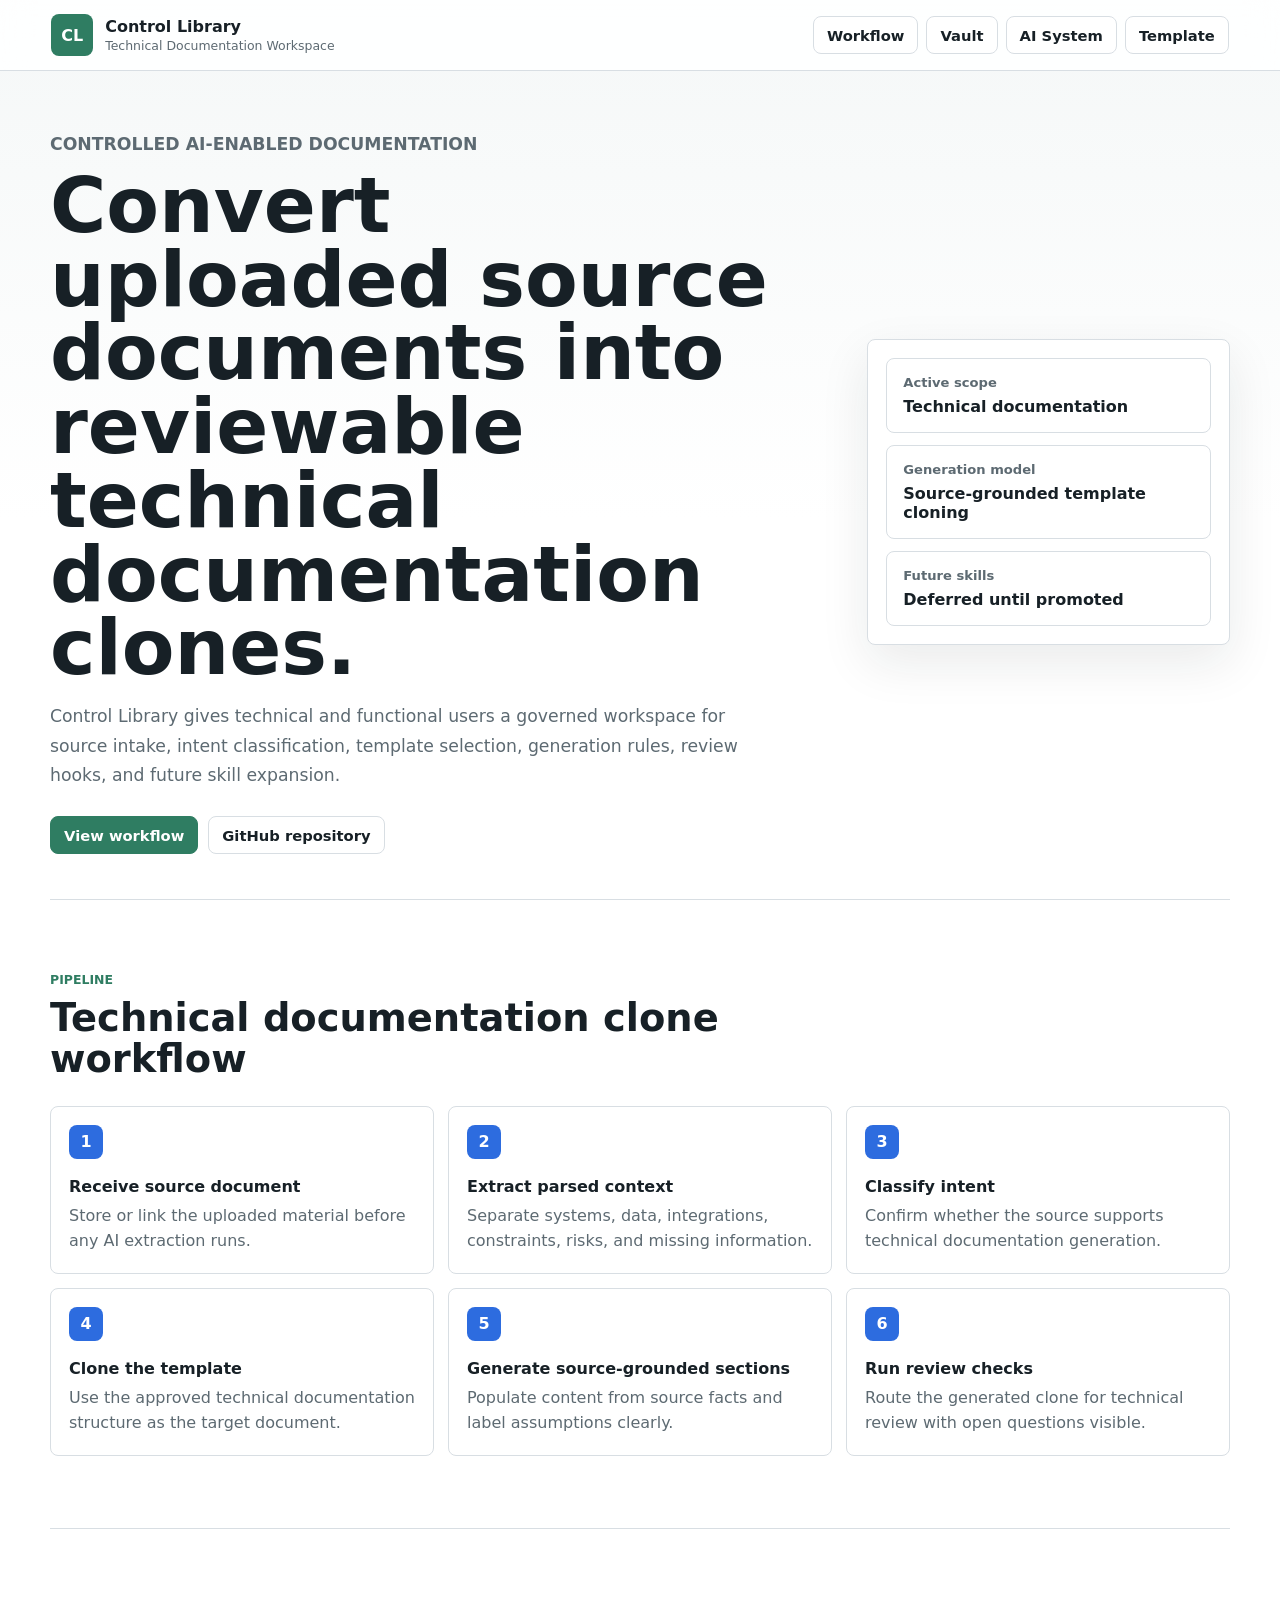
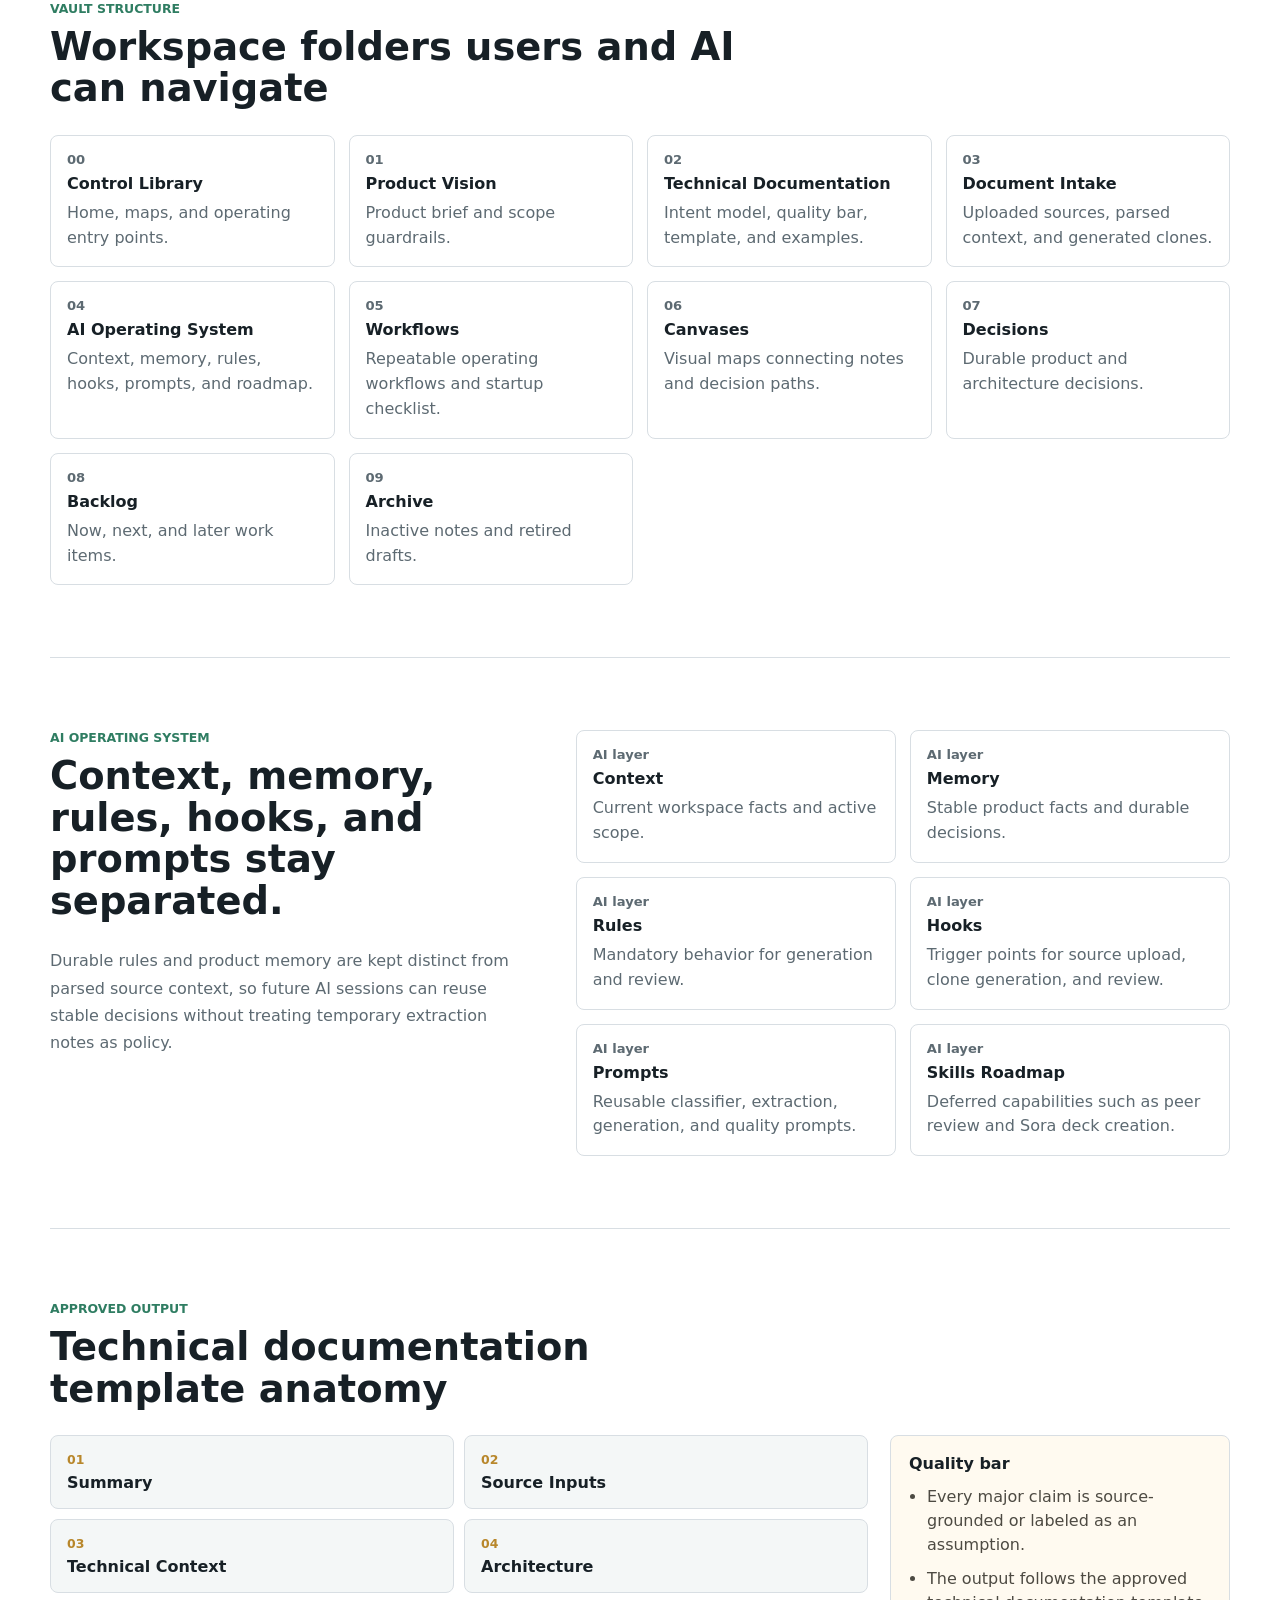
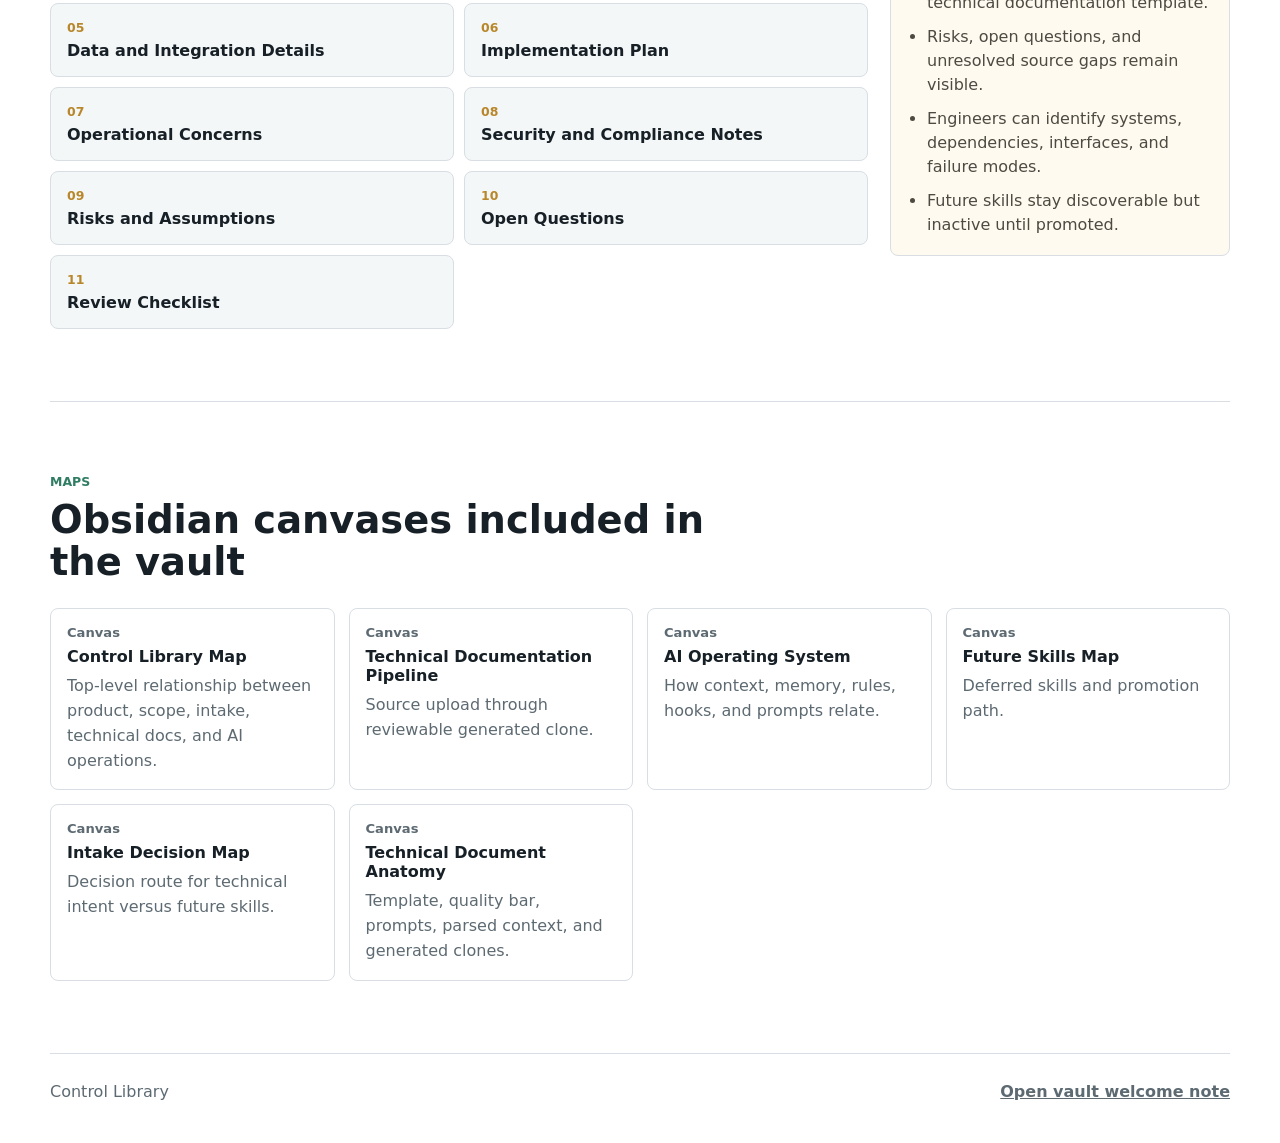
<file: index.html>
<!doctype html>
<html lang="en">
  <head>
    <meta charset="utf-8">
    <meta name="viewport" content="width=device-width, initial-scale=1">
    <title>Control Library</title>
    <meta
      name="description"
      content="Control Library is an AI-assisted workspace for converting uploaded source documents into controlled technical documentation clones."
    >
    <link rel="stylesheet" href="style.css">
  </head>
  <body>
    <header class="topbar">
      <a class="brand" href="#overview" aria-label="Control Library home">
        <span class="brand-mark">CL</span>
        <span>
          <strong>Control Library</strong>
          <small>Technical Documentation Workspace</small>
        </span>
      </a>
      <nav class="nav" aria-label="Primary navigation">
        <a href="#workflow">Workflow</a>
        <a href="#vault">Vault</a>
        <a href="#ai-system">AI System</a>
        <a href="#template">Template</a>
      </nav>
    </header>

    <main>
      <section id="overview" class="hero">
        <div class="hero-copy">
          <p class="eyebrow">Controlled AI-enabled documentation</p>
          <h1>Convert uploaded source documents into reviewable technical documentation clones.</h1>
          <p>
            Control Library gives technical and functional users a governed workspace for source intake,
            intent classification, template selection, generation rules, review hooks, and future skill expansion.
          </p>
          <div class="hero-actions">
            <a class="button primary" href="#workflow">View workflow</a>
            <a class="button" href="https://github.com/chaddeguzman/control-library">GitHub repository</a>
          </div>
        </div>
        <aside class="status-panel" aria-label="Current status">
          <div>
            <span>Active scope</span>
            <strong>Technical documentation</strong>
          </div>
          <div>
            <span>Generation model</span>
            <strong>Source-grounded template cloning</strong>
          </div>
          <div>
            <span>Future skills</span>
            <strong>Deferred until promoted</strong>
          </div>
        </aside>
      </section>

      <section id="workflow" class="section">
        <div class="section-heading">
          <p class="eyebrow">Pipeline</p>
          <h2>Technical documentation clone workflow</h2>
        </div>
        <div class="workflow" id="workflowSteps"></div>
      </section>

      <section id="vault" class="section">
        <div class="section-heading">
          <p class="eyebrow">Vault structure</p>
          <h2>Workspace folders users and AI can navigate</h2>
        </div>
        <div class="folder-grid" id="folderGrid"></div>
      </section>

      <section id="ai-system" class="section split">
        <div>
          <div class="section-heading">
            <p class="eyebrow">AI operating system</p>
            <h2>Context, memory, rules, hooks, and prompts stay separated.</h2>
          </div>
          <p class="section-copy">
            Durable rules and product memory are kept distinct from parsed source context, so future AI sessions can
            reuse stable decisions without treating temporary extraction notes as policy.
          </p>
        </div>
        <div class="ai-list" id="aiList"></div>
      </section>

      <section id="template" class="section">
        <div class="section-heading">
          <p class="eyebrow">Approved output</p>
          <h2>Technical documentation template anatomy</h2>
        </div>
        <div class="template-layout">
          <ol class="template-list" id="templateList"></ol>
          <div class="review-panel">
            <h3>Quality bar</h3>
            <ul id="qualityList"></ul>
          </div>
        </div>
      </section>

      <section class="section">
        <div class="section-heading">
          <p class="eyebrow">Maps</p>
          <h2>Obsidian canvases included in the vault</h2>
        </div>
        <div class="canvas-grid" id="canvasGrid"></div>
      </section>
    </main>

    <footer class="footer">
      <span>Control Library</span>
      <a href="Welcome.md">Open vault welcome note</a>
    </footer>

    <script src="script.js"></script>
  </body>
</html>
</file>
<file: style.css>
:root {
  color-scheme: light;
  --ink: #172026;
  --muted: #5d6a72;
  --line: #d8dee3;
  --surface: #ffffff;
  --surface-2: #f4f7f7;
  --green: #2f7d62;
  --gold: #b8872b;
  --red: #b84a4a;
  --blue: #2d6cdf;
  --shadow: 0 18px 50px rgba(23, 32, 38, 0.09);
}

* {
  box-sizing: border-box;
}

html {
  scroll-behavior: smooth;
}

body {
  margin: 0;
  font-family: Inter, ui-sans-serif, system-ui, -apple-system, BlinkMacSystemFont, "Segoe UI", sans-serif;
  color: var(--ink);
  background:
    linear-gradient(180deg, rgba(244, 247, 247, 0.95), rgba(255, 255, 255, 1) 520px),
    #ffffff;
}

a {
  color: inherit;
}

.topbar {
  position: sticky;
  top: 0;
  z-index: 20;
  display: flex;
  align-items: center;
  justify-content: space-between;
  gap: 24px;
  padding: 14px clamp(18px, 4vw, 54px);
  background: rgba(255, 255, 255, 0.88);
  border-bottom: 1px solid var(--line);
  backdrop-filter: blur(14px);
}

.brand {
  display: inline-flex;
  align-items: center;
  gap: 12px;
  min-width: 220px;
  text-decoration: none;
}

.brand-mark {
  display: grid;
  width: 42px;
  height: 42px;
  place-items: center;
  color: #ffffff;
  font-weight: 800;
  background: var(--green);
  border-radius: 8px;
}

.brand strong,
.brand small {
  display: block;
}

.brand small {
  margin-top: 2px;
  color: var(--muted);
  font-size: 0.78rem;
}

.nav {
  display: flex;
  flex-wrap: wrap;
  justify-content: flex-end;
  gap: 8px;
}

.nav a,
.button {
  display: inline-flex;
  align-items: center;
  justify-content: center;
  min-height: 38px;
  padding: 9px 13px;
  border: 1px solid var(--line);
  border-radius: 8px;
  color: var(--ink);
  background: var(--surface);
  text-decoration: none;
  font-weight: 650;
  font-size: 0.92rem;
}

.button.primary {
  color: #ffffff;
  border-color: var(--green);
  background: var(--green);
}

main {
  width: min(1180px, calc(100% - 36px));
  margin: 0 auto;
}

.hero {
  display: grid;
  grid-template-columns: minmax(0, 1.35fr) minmax(280px, 0.65fr);
  gap: clamp(24px, 5vw, 64px);
  align-items: center;
  min-height: calc(100vh - 72px);
  padding: 56px 0 42px;
}

.hero h1 {
  max-width: 860px;
  margin: 0;
  font-size: clamp(2.4rem, 6vw, 5.9rem);
  line-height: 0.96;
  letter-spacing: 0;
}

.hero p {
  max-width: 720px;
  color: var(--muted);
  font-size: 1.08rem;
  line-height: 1.7;
}

.eyebrow {
  margin: 0 0 10px;
  color: var(--green);
  font-size: 0.78rem;
  font-weight: 800;
  letter-spacing: 0;
  text-transform: uppercase;
}

.hero-actions {
  display: flex;
  flex-wrap: wrap;
  gap: 10px;
  margin-top: 26px;
}

.status-panel {
  display: grid;
  gap: 12px;
  padding: 18px;
  background: var(--surface);
  border: 1px solid var(--line);
  border-radius: 8px;
  box-shadow: var(--shadow);
}

.status-panel div,
.ai-item,
.folder-card,
.canvas-card,
.review-panel {
  border: 1px solid var(--line);
  border-radius: 8px;
  background: var(--surface);
}

.status-panel div {
  padding: 16px;
}

.status-panel span,
.folder-card span,
.canvas-card span,
.ai-item span {
  display: block;
  margin-bottom: 7px;
  color: var(--muted);
  font-size: 0.82rem;
  font-weight: 700;
}

.section {
  padding: 72px 0;
  border-top: 1px solid var(--line);
}

.section-heading {
  max-width: 720px;
  margin-bottom: 26px;
}

.section-heading h2 {
  margin: 0;
  font-size: clamp(1.75rem, 3vw, 3rem);
  line-height: 1.08;
  letter-spacing: 0;
}

.section-copy {
  max-width: 620px;
  color: var(--muted);
  line-height: 1.7;
}

.workflow {
  display: grid;
  grid-template-columns: repeat(3, minmax(0, 1fr));
  gap: 14px;
}

.step {
  position: relative;
  min-height: 168px;
  padding: 18px;
  border: 1px solid var(--line);
  border-radius: 8px;
  background: var(--surface);
}

.step-number {
  display: grid;
  width: 34px;
  height: 34px;
  place-items: center;
  margin-bottom: 18px;
  border-radius: 8px;
  color: #ffffff;
  background: var(--blue);
  font-weight: 800;
}

.step h3,
.folder-card h3,
.ai-item h3,
.review-panel h3,
.canvas-card h3 {
  margin: 0 0 8px;
  font-size: 1rem;
}

.step p,
.folder-card p,
.ai-item p,
.canvas-card p {
  margin: 0;
  color: var(--muted);
  line-height: 1.55;
}

.folder-grid,
.canvas-grid {
  display: grid;
  grid-template-columns: repeat(4, minmax(0, 1fr));
  gap: 14px;
}

.folder-card,
.canvas-card,
.ai-item {
  padding: 16px;
}

.split {
  display: grid;
  grid-template-columns: minmax(0, 0.85fr) minmax(0, 1.15fr);
  gap: 42px;
  align-items: start;
}

.ai-list {
  display: grid;
  grid-template-columns: repeat(2, minmax(0, 1fr));
  gap: 14px;
}

.template-layout {
  display: grid;
  grid-template-columns: minmax(0, 1fr) 340px;
  gap: 22px;
  align-items: start;
}

.template-list {
  display: grid;
  grid-template-columns: repeat(2, minmax(0, 1fr));
  gap: 10px;
  margin: 0;
  padding: 0;
  list-style: none;
  counter-reset: template;
}

.template-list li {
  counter-increment: template;
  min-height: 64px;
  padding: 16px;
  border: 1px solid var(--line);
  border-radius: 8px;
  background: var(--surface-2);
  font-weight: 750;
}

.template-list li::before {
  content: counter(template, decimal-leading-zero);
  display: block;
  margin-bottom: 6px;
  color: var(--gold);
  font-size: 0.78rem;
  font-weight: 850;
}

.review-panel {
  padding: 18px;
  background: #fffaf0;
}

.review-panel ul {
  display: grid;
  gap: 10px;
  margin: 12px 0 0;
  padding-left: 18px;
  color: #4d4a42;
  line-height: 1.5;
}

.footer {
  display: flex;
  justify-content: space-between;
  gap: 16px;
  width: min(1180px, calc(100% - 36px));
  margin: 0 auto;
  padding: 28px 0 42px;
  border-top: 1px solid var(--line);
  color: var(--muted);
}

.footer a {
  font-weight: 750;
}

@media (max-width: 900px) {
  .topbar,
  .hero,
  .split,
  .template-layout {
    grid-template-columns: 1fr;
  }

  .topbar {
    display: grid;
  }

  .nav {
    justify-content: flex-start;
  }

  .hero {
    min-height: auto;
  }

  .workflow,
  .folder-grid,
  .canvas-grid,
  .ai-list,
  .template-list {
    grid-template-columns: 1fr;
  }
}

@media (max-width: 560px) {
  main,
  .footer {
    width: min(100% - 24px, 1180px);
  }

  .topbar {
    padding: 12px;
  }

  .brand {
    min-width: 0;
  }

  .hero h1 {
    font-size: 2.25rem;
    line-height: 1.02;
  }

  .nav a,
  .button {
    width: 100%;
  }
}
</file>
